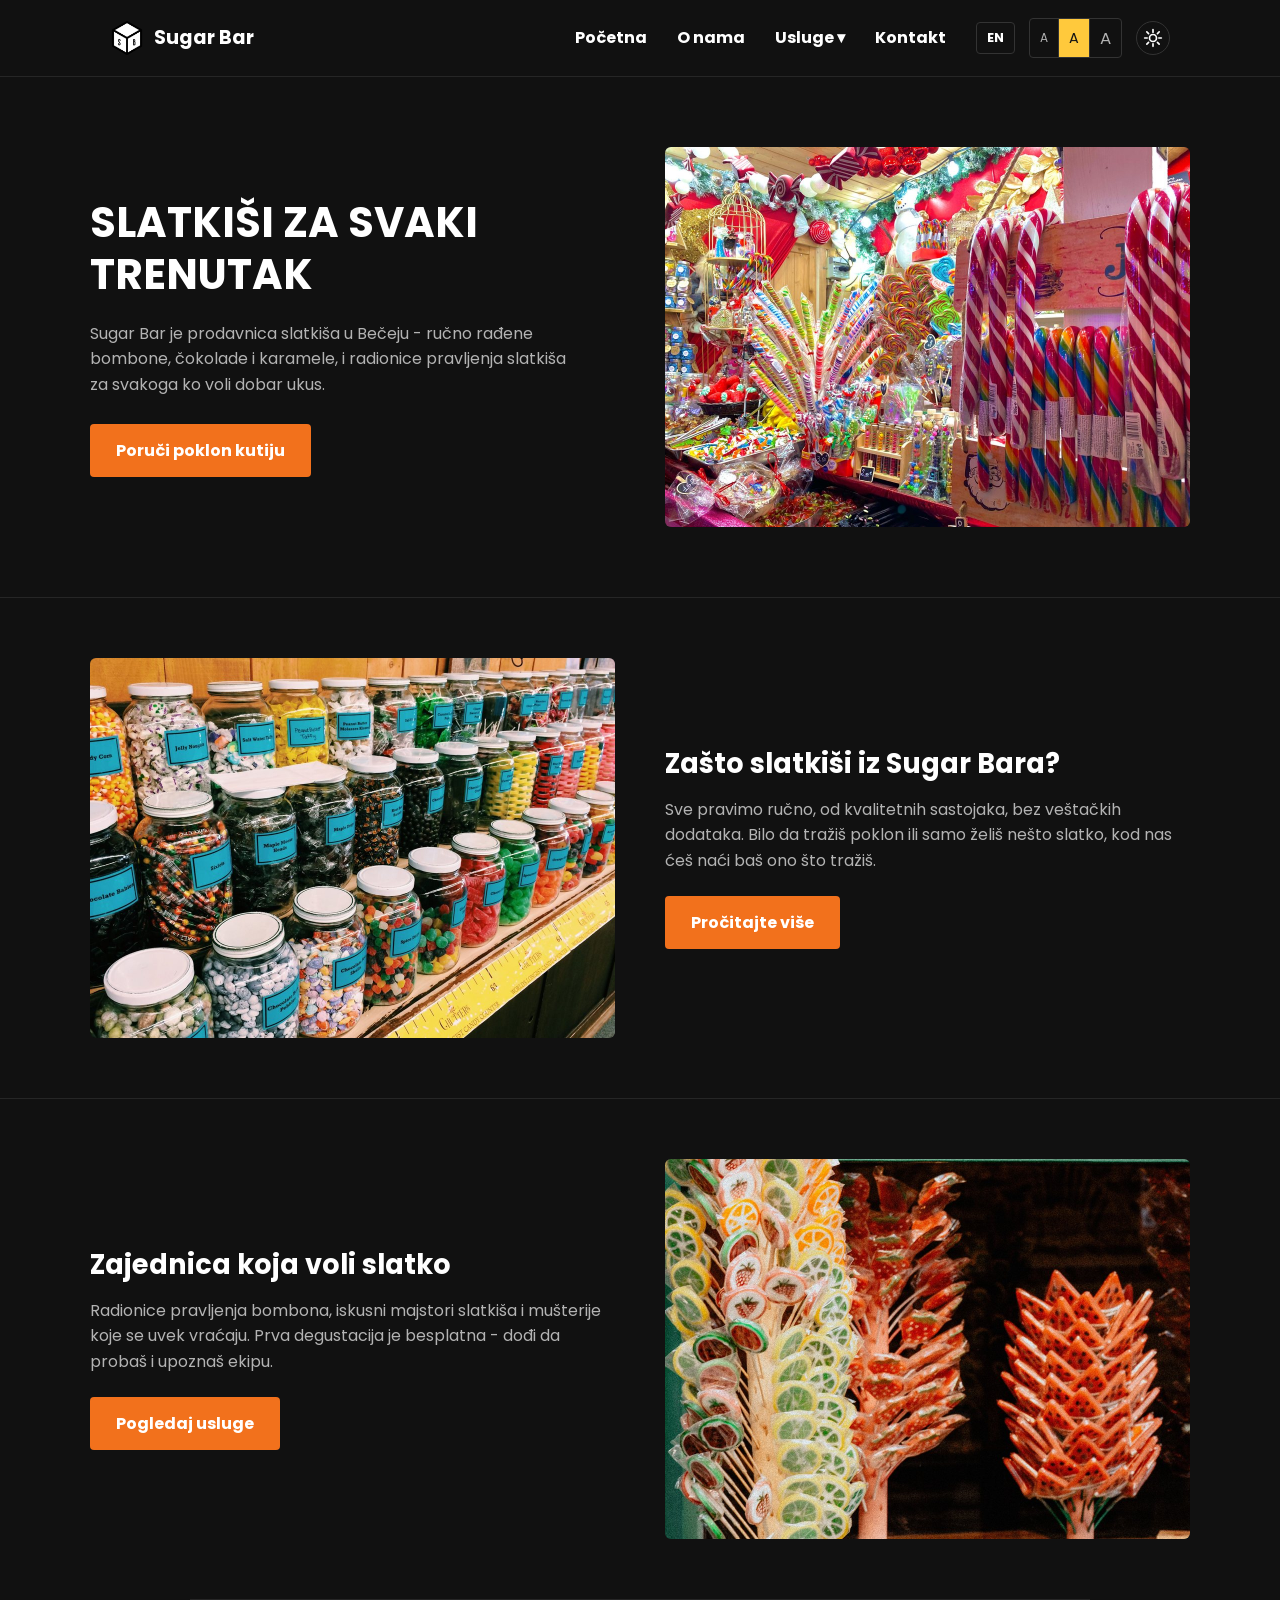
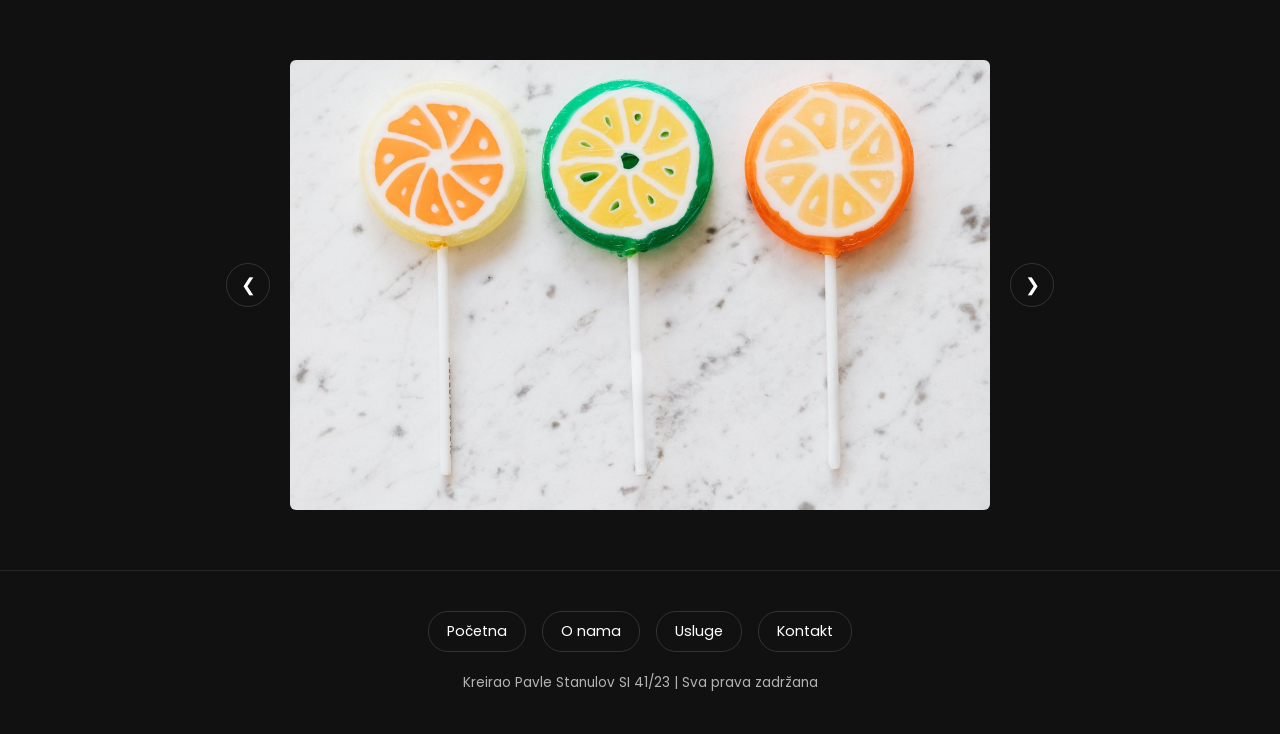
<file: index.html>
<!doctype html>
<html lang="sr">
<head>
  <meta charset="UTF-8">
  <meta name="viewport" content="width=device-width, initial-scale=1">
  <title>Sugar Bar - Prodavnica slatkiša Bečej</title>

  <meta name="description" content="Sugar Bar je prodavnica slatkiša u Bečeju sa bombonama, čokoladama i radionicama pravljenja slatkiša. Poruči poklon kutiju ili rezerviši mesto na radionici već danas.">
  <meta name="keywords" content="prodavnica slatkiša Bečej, Sugar Bar, bombone, čokolade, radionice pravljenja slatkiša">
  <meta name="author" content="Pavle">
  <meta name="robots" content="index, follow">
  <link rel="canonical" href="https://mamatula.github.io/veb-dizajn-seminarski-rad/index.html">

  <meta property="og:type" content="website">
  <meta property="og:title" content="Sugar Bar - Prodavnica slatkiša Bečej">
  <meta property="og:description" content="Sugar Bar je prodavnica slatkiša u Bečeju sa bombonama, čokoladama i radionicama pravljenja slatkiša.">
  <meta property="og:image" content="assets/img/hero-1.jpg">
  <meta property="og:url" content="https://mamatula.github.io/veb-dizajn-seminarski-rad/index.html">
  <meta property="og:locale" content="sr_RS">

  <link rel="icon" type="image/png" sizes="32x32" href="assets/img/icons/favicon-32.png">
  <link rel="icon" type="image/png" sizes="16x16" href="assets/img/icons/favicon-16.png">
  <link rel="apple-touch-icon" href="assets/img/icons/apple-touch-icon.png">

  <link rel="stylesheet" href="assets/css/main.css">
</head>
<body>

  <header>
    <div class="navbar">
      <a href="index.html" class="logo">
        <img src="assets/img/icons/logo-sugarbar.png" width="34" height="34" alt="Sugar Bar logo">
        Sugar Bar
      </a>
      <div class="navbar-desno">
        <ul class="meni">
          <li><a href="index.html" data-prevod="nav_pocetna">Početna</a></li>
          <li><a href="o-nama.html" data-prevod="nav_onama">O nama</a></li>
          <li class="ima-padajuci">
            <a href="usluge.html"><span data-prevod="nav_usluge">Usluge</span> &#9662;</a>
            <ul class="padajuci">
              <li><a href="usluge.html#cenovnik" data-prevod="nav_cenovnik">Cenovnik</a></li>
              <li><a href="usluge.html#casovi" data-prevod="nav_casovi">Radionice</a></li>
            </ul>
          </li>
          <li><a href="kontakt.html" data-prevod="nav_kontakt">Kontakt</a></li>
        </ul>
        <div class="podesavanja">
          <button type="button" class="dugme-jezik" id="dugmeJezik">EN</button>
          <div class="dugmad-slova">
            <button type="button" class="dugme-slovo" data-velicina="malo">A</button>
            <button type="button" class="dugme-slovo dugme-slovo-aktivan" data-velicina="srednje">A</button>
            <button type="button" class="dugme-slovo" data-velicina="veliko">A</button>
          </div>
          <button type="button" class="dugme-tema" id="dugmeTema" aria-label="Promeni temu">
            <svg data-ikona="sunce" viewBox="0 0 24 24" width="20" height="20" aria-hidden="true"><g fill="none" stroke="currentColor" stroke-width="2" stroke-linecap="round"><circle cx="12" cy="12" r="4.2"/><line x1="12" y1="2" x2="12" y2="5"/><line x1="12" y1="19" x2="12" y2="22"/><line x1="2" y1="12" x2="5" y2="12"/><line x1="19" y1="12" x2="22" y2="12"/><line x1="4.6" y1="4.6" x2="6.7" y2="6.7"/><line x1="17.3" y1="17.3" x2="19.4" y2="19.4"/><line x1="4.6" y1="19.4" x2="6.7" y2="17.3"/><line x1="17.3" y1="6.7" x2="19.4" y2="4.6"/></g></svg>
            <svg data-ikona="mesec" viewBox="0 0 24 24" width="20" height="20" aria-hidden="true"><path fill="none" stroke="currentColor" stroke-width="2" stroke-linecap="round" stroke-linejoin="round" d="M20 14.5A8.5 8.5 0 1 1 9.5 4 6.8 6.8 0 0 0 20 14.5Z"/></svg>
          </button>
        </div>
      </div>
    </div>
  </header>

  <section class="baner">
    <div class="baner-sadrzaj">
      <div class="baner-tekst">
        <h1 data-prevod="baner_naslov">Slatkiši za svaki trenutak</h1>
        <p data-prevod="baner_tekst">Sugar Bar je prodavnica slatkiša u Bečeju - ručno rađene bombone, čokolade i karamele, i radionice pravljenja slatkiša za svakoga ko voli dobar ukus.</p>
        <a href="kontakt.html" class="dugme" data-prevod="baner_dugme">Poruči poklon kutiju</a>
      </div>
      <div class="baner-slika">
        <img src="assets/img/hero-1.jpg" alt="Štand sa bombonama i lizalicama u prodavnici Sugar Bar">
      </div>
    </div>
  </section>

  <section class="info">
    <div class="info-sadrzaj">
      <div class="info-slika">
        <img src="assets/img/hero-2.jpg" alt="Vitrina sa teglama bombona u prodavnici Sugar Bar">
      </div>
      <div class="info-tekst">
        <h2 data-prevod="info1_naslov">Zašto slatkiši iz Sugar Bara?</h2>
        <p data-prevod="info1_tekst">Sve pravimo ručno, od kvalitetnih sastojaka, bez veštačkih dodataka. Bilo da tražiš poklon ili samo želiš nešto slatko, kod nas ćeš naći baš ono što tražiš.</p>
        <a href="o-nama.html" class="dugme" data-prevod="info1_dugme">Pročitajte više</a>
      </div>
    </div>
  </section>

  <section class="info info-obrnuto">
    <div class="info-sadrzaj">
      <div class="info-slika">
        <img src="assets/img/hero-3.jpg" alt="Izlog sa lizalicama ispred prodavnice Sugar Bar">
      </div>
      <div class="info-tekst">
        <h2 data-prevod="info2_naslov">Zajednica koja voli slatko</h2>
        <p data-prevod="info2_tekst">Radionice pravljenja bombona, iskusni majstori slatkiša i mušterije koje se uvek vraćaju. Prva degustacija je besplatna - dođi da probaš i upoznaš ekipu.</p>
        <a href="usluge.html" class="dugme" data-prevod="info2_dugme">Pogledaj usluge</a>
      </div>
    </div>
  </section>

  <section class="slajder">
    <button class="slajder-strelica" id="slajderPrethodna" aria-label="Prethodna slika">&#10094;</button>
    <img src="assets/img/galerija/slika-1.jpg" alt="Slika iz prodavnice Sugar Bar" id="slajderSlika">
    <button class="slajder-strelica" id="slajderSledeca" aria-label="Sledeća slika">&#10095;</button>
  </section>

  <footer>
    <ul class="footer-meni">
      <li><a href="index.html" data-prevod="nav_pocetna">Početna</a></li>
      <li><a href="o-nama.html" data-prevod="nav_onama">O nama</a></li>
      <li><a href="usluge.html" data-prevod="nav_usluge">Usluge</a></li>
      <li><a href="kontakt.html" data-prevod="nav_kontakt">Kontakt</a></li>
    </ul>
    <p data-prevod="footer_kreirao">Kreirao Pavle | Sva prava zadržana</p>
  </footer>

  <script src="assets/js/podesavanja.js"></script>
  <script src="assets/js/main.js"></script>
</body>
</html>
</file>
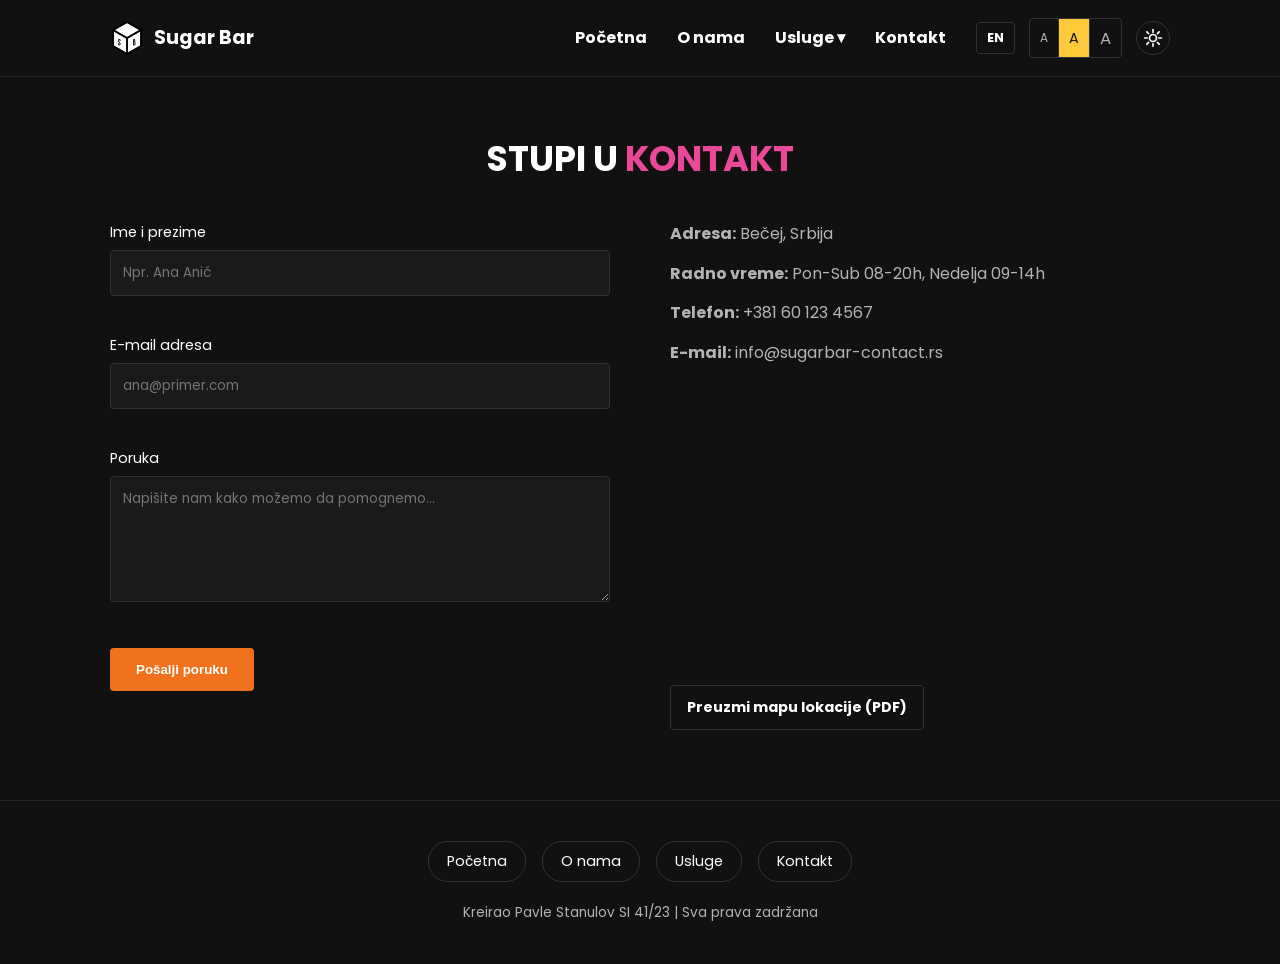
<file: kontakt.html>
<!doctype html>
<html lang="sr">
<head>
  <meta charset="UTF-8">
  <meta name="viewport" content="width=device-width, initial-scale=1">
  <title>Kontakt - Sugar Bar</title>

  <meta name="description" content="Kontaktirajte Sugar Bar prodavnicu slatkiša u Bečeju - adresa, radno vreme, telefon i mapa lokacije.">
  <meta name="keywords" content="kontakt Sugar Bar, adresa prodavnica slatkiša Bečej, radno vreme prodavnica slatkiša">
  <meta name="author" content="Pavle">
  <meta name="robots" content="index, follow">
  <link rel="canonical" href="https://mamatula.github.io/veb-dizajn-seminarski-rad/kontakt.html">

  <meta property="og:type" content="website">
  <meta property="og:title" content="Kontakt - Sugar Bar">
  <meta property="og:description" content="Kontaktirajte Sugar Bar prodavnicu slatkiša u Bečeju - adresa, radno vreme, telefon i mapa lokacije.">
  <meta property="og:image" content="assets/img/hero-1.jpg">
  <meta property="og:url" content="https://mamatula.github.io/veb-dizajn-seminarski-rad/kontakt.html">
  <meta property="og:locale" content="sr_RS">

  <link rel="icon" type="image/png" sizes="32x32" href="assets/img/icons/favicon-32.png">
  <link rel="icon" type="image/png" sizes="16x16" href="assets/img/icons/favicon-16.png">
  <link rel="apple-touch-icon" href="assets/img/icons/apple-touch-icon.png">

  <link rel="stylesheet" href="assets/css/main.css">
</head>
<body>

  <header>
    <div class="navbar">
      <a href="index.html" class="logo">
        <img src="assets/img/icons/logo-sugarbar.png" width="34" height="34" alt="Sugar Bar logo">
        Sugar Bar
      </a>
      <div class="navbar-desno">
        <ul class="meni">
          <li><a href="index.html" data-prevod="nav_pocetna">Početna</a></li>
          <li><a href="o-nama.html" data-prevod="nav_onama">O nama</a></li>
          <li class="ima-padajuci">
            <a href="usluge.html"><span data-prevod="nav_usluge">Usluge</span> &#9662;</a>
            <ul class="padajuci">
              <li><a href="usluge.html#cenovnik" data-prevod="nav_cenovnik">Cenovnik</a></li>
              <li><a href="usluge.html#casovi" data-prevod="nav_casovi">Radionice</a></li>
            </ul>
          </li>
          <li><a href="kontakt.html" data-prevod="nav_kontakt">Kontakt</a></li>
        </ul>
        <div class="podesavanja">
          <button type="button" class="dugme-jezik" id="dugmeJezik">EN</button>
          <div class="dugmad-slova">
            <button type="button" class="dugme-slovo" data-velicina="malo">A</button>
            <button type="button" class="dugme-slovo dugme-slovo-aktivan" data-velicina="srednje">A</button>
            <button type="button" class="dugme-slovo" data-velicina="veliko">A</button>
          </div>
          <button type="button" class="dugme-tema" id="dugmeTema" aria-label="Promeni temu">
            <svg data-ikona="sunce" viewBox="0 0 24 24" width="20" height="20" aria-hidden="true"><g fill="none" stroke="currentColor" stroke-width="2" stroke-linecap="round"><circle cx="12" cy="12" r="4.2"/><line x1="12" y1="2" x2="12" y2="5"/><line x1="12" y1="19" x2="12" y2="22"/><line x1="2" y1="12" x2="5" y2="12"/><line x1="19" y1="12" x2="22" y2="12"/><line x1="4.6" y1="4.6" x2="6.7" y2="6.7"/><line x1="17.3" y1="17.3" x2="19.4" y2="19.4"/><line x1="4.6" y1="19.4" x2="6.7" y2="17.3"/><line x1="17.3" y1="6.7" x2="19.4" y2="4.6"/></g></svg>
            <svg data-ikona="mesec" viewBox="0 0 24 24" width="20" height="20" aria-hidden="true"><path fill="none" stroke="currentColor" stroke-width="2" stroke-linecap="round" stroke-linejoin="round" d="M20 14.5A8.5 8.5 0 1 1 9.5 4 6.8 6.8 0 0 0 20 14.5Z"/></svg>
          </button>
        </div>
      </div>
    </div>
  </header>

  <div class="naslov-stranice">
    <h1 data-prevod="kontakt_naslov">Stupi u <span class="isticanje">kontakt</span></h1>
  </div>

  <div class="kontakt-sadrzaj">
    <form class="forma" novalidate>
      <div class="polje">
        <label for="ime" data-prevod="forma_ime">Ime i prezime</label>
        <input type="text" id="ime" name="ime" placeholder="Npr. Ana Anić" data-prevod-placeholder="forma_ime_placeholder">
        <span class="greska"></span>
      </div>
      <div class="polje">
        <label for="email" data-prevod="forma_email">E-mail adresa</label>
        <input type="email" id="email" name="email" placeholder="ana@primer.com">
        <span class="greska"></span>
      </div>
      <div class="polje">
        <label for="poruka" data-prevod="forma_poruka">Poruka</label>
        <textarea id="poruka" name="poruka" rows="5" placeholder="Napišite nam kako možemo da pomognemo..." data-prevod-placeholder="forma_poruka_placeholder"></textarea>
        <span class="greska"></span>
      </div>
      <button type="submit" class="dugme" data-prevod="forma_dugme">Pošalji poruku</button>
      <p class="poruka-uspeh" id="uspehForma"></p>
    </form>

    <div class="kontakt-info">
      <p data-prevod="info_adresa"><strong>Adresa:</strong> Bečej, Srbija</p>
      <p data-prevod="info_radno"><strong>Radno vreme:</strong> Pon-Sub 08-20h, Nedelja 09-14h</p>
      <p data-prevod="info_telefon"><strong>Telefon:</strong> <a href="tel:+381600000000">+381 60 000 0000</a></p>
      <p data-prevod="info_email"><strong>E-mail:</strong> <a href="mailto:info@sugarbar-primer.rs">info@sugarbar-primer.rs</a></p>
      <div class="mapa">
        <iframe src="https://www.google.com/maps/embed?pb=!1m18!1m12!1m3!1d2790.904568087154!2d20.048133712241963!3d45.612561723406365!2m3!1f0!2f0!3f0!3m2!1i1024!2i768!4f13.1!3m3!1m2!1s0x475b33a35c8fcfdf%3A0x2a182a53cb864554!2zUG9zbGFzdGnEjWFybmljYSDFvWVyYm8gLyBac2VyYsOzIE0gQ3VrcsOhc3pkYQ!5e0!3m2!1sen!2srs!4v1787849215537!5m2!1sen!2srs" loading="lazy" title="Sugar Bar na mapi"></iframe>
      </div>
      <a href="assets/docs/sugarbar-lokacija.pdf" download class="dugme-preuzmi" data-prevod="preuzmi_pdf">Preuzmi mapu lokacije (PDF)</a>
    </div>
  </div>

  <footer>
    <ul class="footer-meni">
      <li><a href="index.html" data-prevod="nav_pocetna">Početna</a></li>
      <li><a href="o-nama.html" data-prevod="nav_onama">O nama</a></li>
      <li><a href="usluge.html" data-prevod="nav_usluge">Usluge</a></li>
      <li><a href="kontakt.html" data-prevod="nav_kontakt">Kontakt</a></li>
    </ul>
    <p data-prevod="footer_kreirao">Kreirao Pavle | Sva prava zadržana</p>
  </footer>

  <script src="assets/js/podesavanja.js"></script>
  <script src="assets/js/validacija.js"></script>
</body>
</html>
</file>
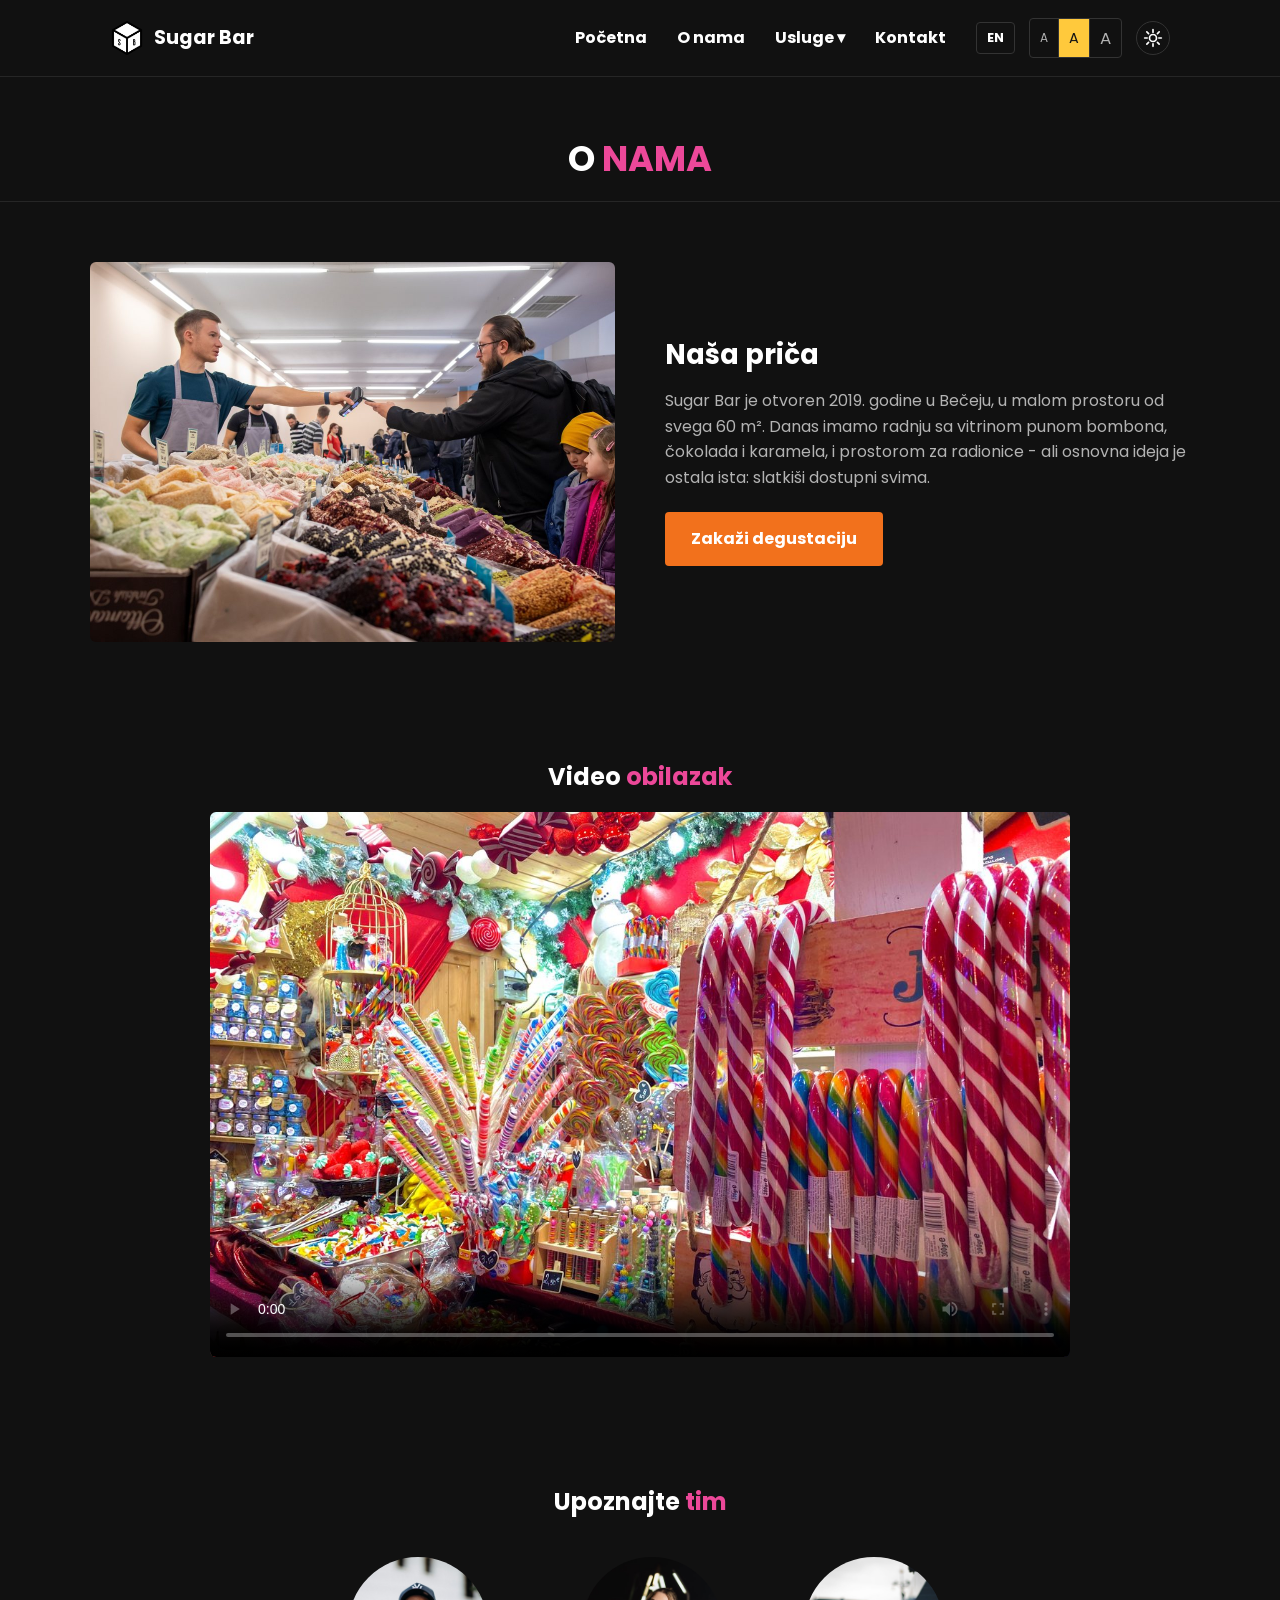
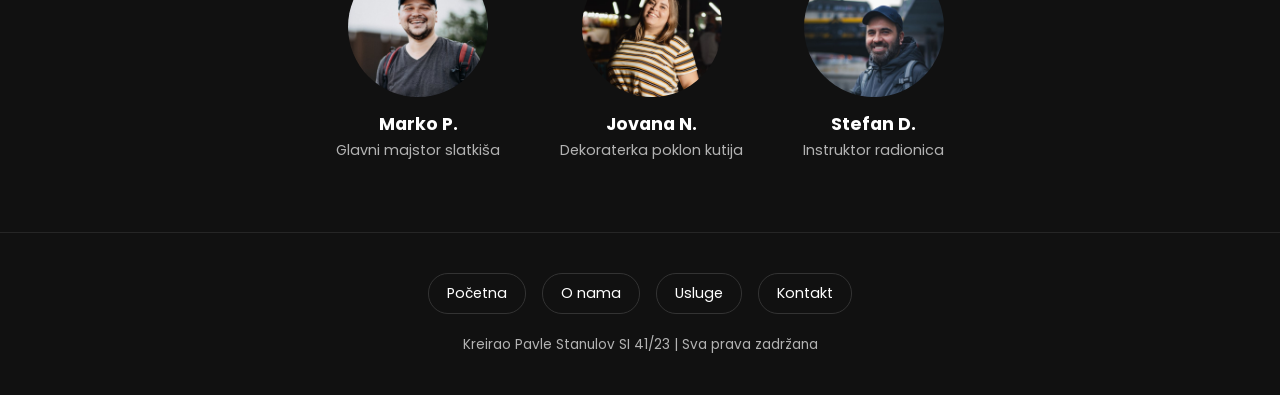
<file: o-nama.html>
<!doctype html>
<html lang="sr">
<head>
  <meta charset="UTF-8">
  <meta name="viewport" content="width=device-width, initial-scale=1">
  <title>O nama - Sugar Bar</title>

  <meta name="description" content="Upoznajte Sugar Bar tim i saznajte više o prodavnici slatkiša u Bečeju - otvorena 2019. godine, sa bombonama i čokoladama.">
  <meta name="keywords" content="o nama Sugar Bar, tim Sugar Bar, majstori slatkiša Bečej, prodavnica slatkiša priča">
  <meta name="author" content="Pavle">
  <meta name="robots" content="index, follow">
  <link rel="canonical" href="https://mamatula.github.io/veb-dizajn-seminarski-rad/o-nama.html">

  <meta property="og:type" content="website">
  <meta property="og:title" content="O nama - Sugar Bar">
  <meta property="og:description" content="Upoznajte Sugar Bar tim i saznajte više o prodavnici slatkiša u Bečeju.">
  <meta property="og:image" content="assets/img/o-nama.jpg">
  <meta property="og:url" content="https://mamatula.github.io/veb-dizajn-seminarski-rad/o-nama.html">
  <meta property="og:locale" content="sr_RS">

  <link rel="icon" type="image/png" sizes="32x32" href="assets/img/icons/favicon-32.png">
  <link rel="icon" type="image/png" sizes="16x16" href="assets/img/icons/favicon-16.png">
  <link rel="apple-touch-icon" href="assets/img/icons/apple-touch-icon.png">

  <link rel="stylesheet" href="assets/css/main.css">
</head>
<body>

  <header>
    <div class="navbar">
      <a href="index.html" class="logo">
        <img src="assets/img/icons/logo-sugarbar.png" width="34" height="34" alt="Sugar Bar logo">
        Sugar Bar
      </a>
      <div class="navbar-desno">
        <ul class="meni">
          <li><a href="index.html" data-prevod="nav_pocetna">Početna</a></li>
          <li><a href="o-nama.html" data-prevod="nav_onama">O nama</a></li>
          <li class="ima-padajuci">
            <a href="usluge.html"><span data-prevod="nav_usluge">Usluge</span> &#9662;</a>
            <ul class="padajuci">
              <li><a href="usluge.html#cenovnik" data-prevod="nav_cenovnik">Cenovnik</a></li>
              <li><a href="usluge.html#casovi" data-prevod="nav_casovi">Radionice</a></li>
            </ul>
          </li>
          <li><a href="kontakt.html" data-prevod="nav_kontakt">Kontakt</a></li>
        </ul>
        <div class="podesavanja">
          <button type="button" class="dugme-jezik" id="dugmeJezik">EN</button>
          <div class="dugmad-slova">
            <button type="button" class="dugme-slovo" data-velicina="malo">A</button>
            <button type="button" class="dugme-slovo dugme-slovo-aktivan" data-velicina="srednje">A</button>
            <button type="button" class="dugme-slovo" data-velicina="veliko">A</button>
          </div>
          <button type="button" class="dugme-tema" id="dugmeTema" aria-label="Promeni temu">
            <svg data-ikona="sunce" viewBox="0 0 24 24" width="20" height="20" aria-hidden="true"><g fill="none" stroke="currentColor" stroke-width="2" stroke-linecap="round"><circle cx="12" cy="12" r="4.2"/><line x1="12" y1="2" x2="12" y2="5"/><line x1="12" y1="19" x2="12" y2="22"/><line x1="2" y1="12" x2="5" y2="12"/><line x1="19" y1="12" x2="22" y2="12"/><line x1="4.6" y1="4.6" x2="6.7" y2="6.7"/><line x1="17.3" y1="17.3" x2="19.4" y2="19.4"/><line x1="4.6" y1="19.4" x2="6.7" y2="17.3"/><line x1="17.3" y1="6.7" x2="19.4" y2="4.6"/></g></svg>
            <svg data-ikona="mesec" viewBox="0 0 24 24" width="20" height="20" aria-hidden="true"><path fill="none" stroke="currentColor" stroke-width="2" stroke-linecap="round" stroke-linejoin="round" d="M20 14.5A8.5 8.5 0 1 1 9.5 4 6.8 6.8 0 0 0 20 14.5Z"/></svg>
          </button>
        </div>
      </div>
    </div>
  </header>

  <div class="naslov-stranice">
    <h1 data-prevod="onama_naslov">O <span class="isticanje">nama</span></h1>
  </div>

  <section class="info">
    <div class="info-sadrzaj">
      <div class="info-slika">
        <img src="assets/img/o-nama.jpg" alt="Mušterija plaća karticom na tezgi u prodavnici Sugar Bar">
      </div>
      <div class="info-tekst">
        <h2 data-prevod="prica_naslov">Naša priča</h2>
        <p data-prevod="prica_tekst">Sugar Bar je otvoren 2019. godine u Bečeju, u malom prostoru od svega 60 m². Danas imamo radnju sa vitrinom punom bombona, čokolada i karamela, i prostorom za radionice - ali osnovna ideja je ostala ista: slatkiši dostupni svima.</p>
        <a href="kontakt.html" class="dugme" data-prevod="prica_dugme">Zakaži degustaciju</a>
      </div>
    </div>
  </section>

  <div class="naslov-stranice">
    <h2 data-prevod="video_naslov">Video <span class="isticanje">obilazak</span></h2>
  </div>

  <div class="video-sadrzaj">
    <video controls poster="assets/img/hero-1.jpg">
      <source src="assets/video/sugarbar-video.mp4" type="video/mp4">
    </video>
  </div>

  <div class="naslov-stranice">
    <h2 data-prevod="tim_naslov">Upoznajte <span class="isticanje">tim</span></h2>
  </div>

  <div class="tim">
    <div class="tim-clan">
      <img src="assets/img/tim/clan-1.jpg" alt="Marko P.">
      <h3>Marko P.</h3>
      <p data-prevod="clan1_uloga">Glavni majstor slatkiša</p>
    </div>
    <div class="tim-clan">
      <img src="assets/img/tim/clan-2.jpg" alt="Jovana N.">
      <h3>Jovana N.</h3>
      <p data-prevod="clan2_uloga">Dekoraterka poklon kutija</p>
    </div>
    <div class="tim-clan">
      <img src="assets/img/tim/clan-3.jpg" alt="Stefan D.">
      <h3>Stefan D.</h3>
      <p data-prevod="clan3_uloga">Instruktor radionica</p>
    </div>
  </div>

  <footer>
    <ul class="footer-meni">
      <li><a href="index.html" data-prevod="nav_pocetna">Početna</a></li>
      <li><a href="o-nama.html" data-prevod="nav_onama">O nama</a></li>
      <li><a href="usluge.html" data-prevod="nav_usluge">Usluge</a></li>
      <li><a href="kontakt.html" data-prevod="nav_kontakt">Kontakt</a></li>
    </ul>
    <p data-prevod="footer_kreirao">Kreirao Pavle | Sva prava zadržana</p>
  </footer>

  <script src="assets/js/podesavanja.js"></script>
</body>
</html>
</file>
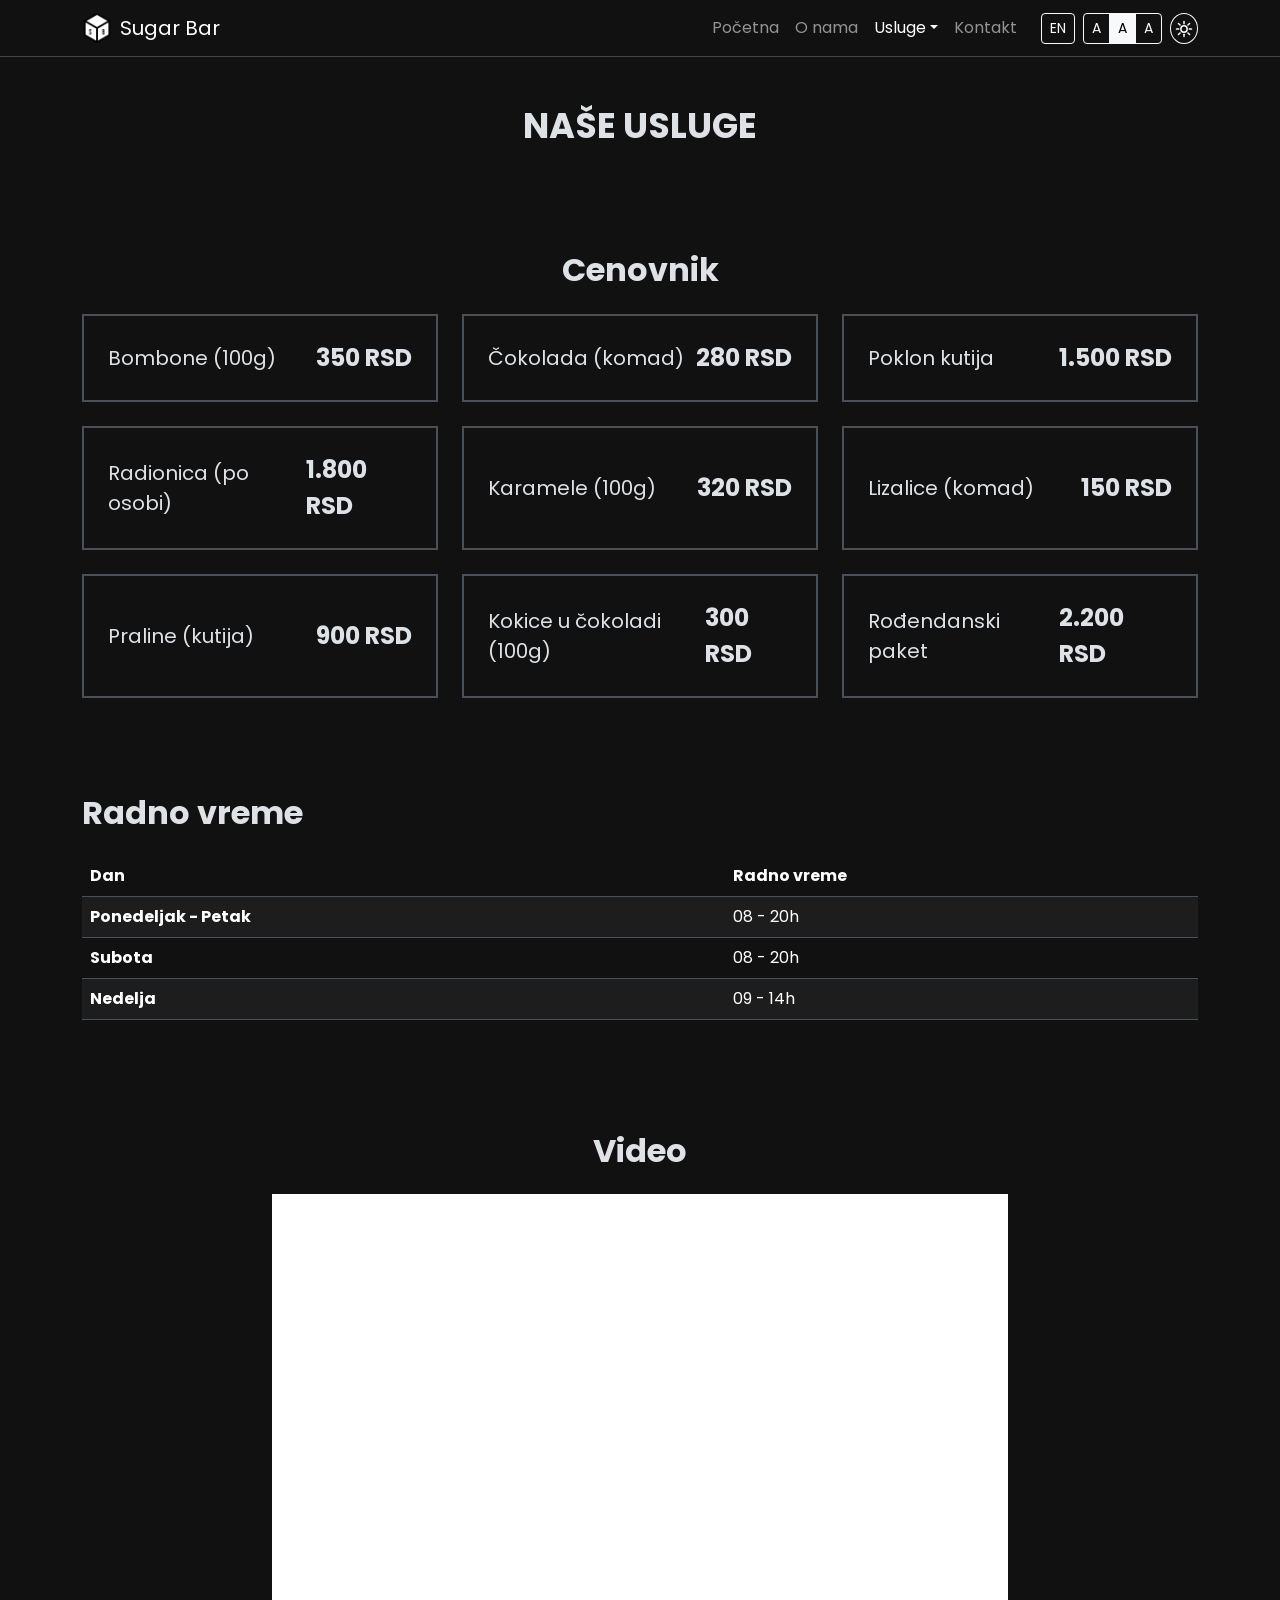
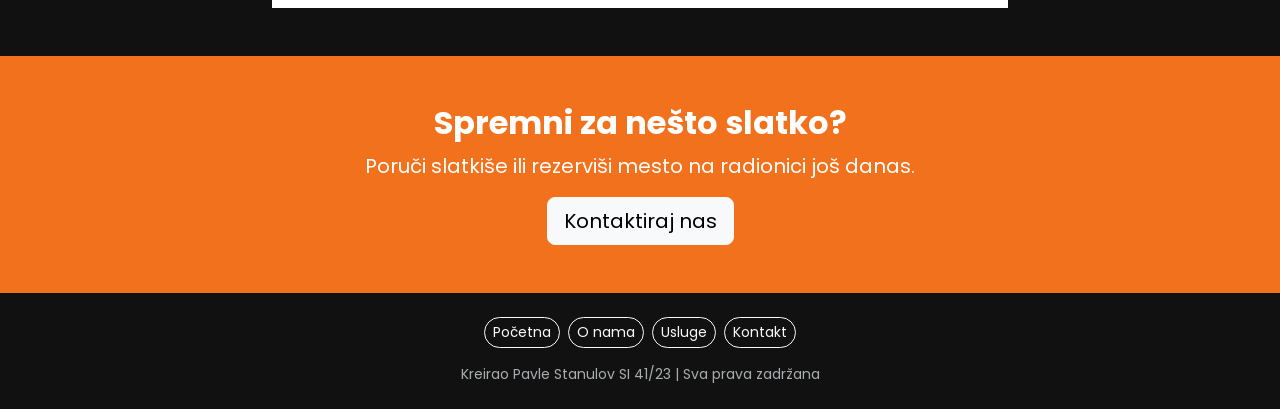
<file: usluge.html>
<!doctype html>
<html lang="sr" data-bs-theme="dark">
<head>
  <meta charset="UTF-8">
  <meta name="viewport" content="width=device-width, initial-scale=1">
  <title>Usluge - Sugar Bar</title>

  <meta name="description" content="Pregledajte cenovnik i radno vreme prodavnice Sugar Bar - bombone, čokolade i radionice pravljenja slatkiša.">
  <meta name="keywords" content="cenovnik prodavnice slatkiša, radno vreme Sugar Bar, cene slatkiša Sugar Bar, radionice pravljenja bombona">
  <meta name="author" content="Pavle">
  <meta name="robots" content="index, follow">
  <link rel="canonical" href="https://mamatula.github.io/veb-dizajn-seminarski-rad/usluge.html">

  <meta property="og:type" content="website">
  <meta property="og:title" content="Usluge - Sugar Bar">
  <meta property="og:description" content="Pregledajte cenovnik i radno vreme prodavnice Sugar Bar.">
  <meta property="og:image" content="assets/img/hero-3.jpg">
  <meta property="og:url" content="https://mamatula.github.io/veb-dizajn-seminarski-rad/usluge.html">
  <meta property="og:locale" content="sr_RS">

  <link rel="icon" type="image/png" sizes="32x32" href="assets/img/icons/favicon-32.png">
  <link rel="icon" type="image/png" sizes="16x16" href="assets/img/icons/favicon-16.png">
  <link rel="apple-touch-icon" href="assets/img/icons/apple-touch-icon.png">

  <link rel="stylesheet" href="vendor/bootstrap/css/bootstrap.min.css">
  <style>

    @font-face{
      font-family:"Poppins";
      src:url("assets/fonts/Poppins-Regular.woff") format("woff");
      font-weight:400;
    }
    @font-face{
      font-family:"Poppins";
      src:url("assets/fonts/Poppins-Bold.woff") format("woff");
      font-weight:700;
    }
    :root{
      --bs-body-font-family:"Poppins",Arial,sans-serif;
      --bs-primary:#f2711c;
      --bs-primary-rgb:242,113,28;
      --bs-link-color:#f2711c;
      --bs-link-hover-color:#d35d0e;
    }



    [data-bs-theme="dark"]{
      --bs-body-bg:#111111;
      --bs-dark-rgb:17,17,17;
      --bs-tertiary-bg:#1a1a1a;
    }
    [data-bs-theme="light"]{
      --bs-body-bg:#f4f4f4;
      --bs-tertiary-bg:#e9e9e9;
    }
    .btn-primary{
      --bs-btn-bg:var(--bs-primary);
      --bs-btn-border-color:var(--bs-primary);
      --bs-btn-hover-bg:#d35d0e;
      --bs-btn-hover-border-color:#d35d0e;
    }
    .btn-outline-primary{
      --bs-btn-color:var(--bs-primary);
      --bs-btn-border-color:var(--bs-primary);
      --bs-btn-hover-bg:var(--bs-primary);
      --bs-btn-hover-border-color:var(--bs-primary);
    }



    .border{
      transition:border-color 0.2s, box-shadow 0.2s, transform 0.2s;
    }
    .border:hover{
      border-color:var(--bs-primary) !important;
      box-shadow:0 0 14px rgba(236, 72, 153, 0.45), 0 0 26px rgba(255, 201, 60, 0.35);
      transform:scale(1.02);
    }


    .btn{
      transition:transform 0.15s, background-color 0.15s, border-color 0.15s, color 0.15s, box-shadow 0.15s;
    }
    .btn:hover{
      transform:scale(1.06);
    }



    .text-center.py-5 h1{
      font-size:2.2rem;
    }

    
    #dugmeTema svg[data-ikona="mesec"]{
      display:none;
    }
    [data-bs-theme="light"] #dugmeTema svg[data-ikona="sunce"]{
      display:none;
    }
    [data-bs-theme="light"] #dugmeTema svg[data-ikona="mesec"]{
      display:block;
    }
  </style>
</head>
<body>

  <nav class="navbar navbar-expand-lg navbar-dark bg-dark border-bottom border-secondary-subtle" data-bs-theme="dark">
    <div class="container">
      <a class="navbar-brand d-flex align-items-center gap-2" href="index.html">
        <img src="assets/img/icons/logo-sugarbar.png" width="30" height="30" alt="Sugar Bar logo">
        Sugar Bar
      </a>
      <button class="navbar-toggler" type="button" data-bs-toggle="collapse" data-bs-target="#glavniMeni">
        <span class="navbar-toggler-icon"></span>
      </button>
      <div class="collapse navbar-collapse" id="glavniMeni">
        <ul class="navbar-nav ms-auto align-items-lg-center">
          <li class="nav-item"><a class="nav-link" href="index.html" data-prevod="nav_pocetna">Početna</a></li>
          <li class="nav-item"><a class="nav-link" href="o-nama.html" data-prevod="nav_onama">O nama</a></li>
          <li class="nav-item dropdown">
            <a class="nav-link dropdown-toggle active" href="usluge.html" role="button" data-bs-toggle="dropdown" data-prevod="nav_usluge">Usluge</a>
            <ul class="dropdown-menu dropdown-menu-dark">
              <li><a class="dropdown-item" href="#cenovnik" data-prevod="nav_cenovnik">Cenovnik</a></li>
              <li><a class="dropdown-item" href="#casovi" data-prevod="nav_casovi">Radionice</a></li>
            </ul>
          </li>
          <li class="nav-item"><a class="nav-link" href="kontakt.html" data-prevod="nav_kontakt">Kontakt</a></li>
          <li class="nav-item d-flex align-items-center gap-2 mt-3 mt-lg-0 ms-lg-3">
            <button type="button" class="btn btn-sm btn-outline-light" id="dugmeJezik">EN</button>
            <div class="btn-group btn-group-sm" role="group">
              <button type="button" class="btn btn-outline-light" data-velicina="malo">A</button>
              <button type="button" class="btn btn-outline-light active" data-velicina="srednje">A</button>
              <button type="button" class="btn btn-outline-light" data-velicina="veliko">A</button>
            </div>
            <button type="button" class="btn btn-sm btn-outline-light rounded-circle p-1" id="dugmeTema" aria-label="Promeni temu">
              <svg data-ikona="sunce" viewBox="0 0 24 24" width="18" height="18" aria-hidden="true"><g fill="none" stroke="currentColor" stroke-width="2" stroke-linecap="round"><circle cx="12" cy="12" r="4.2"/><line x1="12" y1="2" x2="12" y2="5"/><line x1="12" y1="19" x2="12" y2="22"/><line x1="2" y1="12" x2="5" y2="12"/><line x1="19" y1="12" x2="22" y2="12"/><line x1="4.6" y1="4.6" x2="6.7" y2="6.7"/><line x1="17.3" y1="17.3" x2="19.4" y2="19.4"/><line x1="4.6" y1="19.4" x2="6.7" y2="17.3"/><line x1="17.3" y1="6.7" x2="19.4" y2="4.6"/></g></svg>
              <svg data-ikona="mesec" viewBox="0 0 24 24" width="18" height="18" aria-hidden="true"><path fill="none" stroke="currentColor" stroke-width="2" stroke-linecap="round" stroke-linejoin="round" d="M20 14.5A8.5 8.5 0 1 1 9.5 4 6.8 6.8 0 0 0 20 14.5Z"/></svg>
            </button>
          </li>
        </ul>
      </div>
    </div>
  </nav>

  <div class="text-center py-5">
    <div class="container">
      <h1 class="fw-bold text-uppercase" data-prevod="usluge_naslov">Naše usluge</h1>
    </div>
  </div>

  <section id="cenovnik" class="container py-5">
    <h2 class="fw-bold mb-4 text-center" data-prevod="nav_cenovnik">Cenovnik</h2>

    <div class="row g-4">
      <div class="col-md-4">
        <div class="border border-2 p-4 h-100 d-flex justify-content-between align-items-center">
          <span class="fs-5" data-prevod="stavka_standard">Bombone (100g)</span>
          <span class="fs-4 fw-bold">350 RSD</span>
        </div>
      </div>
      <div class="col-md-4">
        <div class="border border-2 p-4 h-100 d-flex justify-content-between align-items-center">
          <span class="fs-5" data-prevod="stavka_vikend">Čokolada (komad)</span>
          <span class="fs-4 fw-bold">280 RSD</span>
        </div>
      </div>
      <div class="col-md-4">
        <div class="border border-2 p-4 h-100 d-flex justify-content-between align-items-center">
          <span class="fs-5" data-prevod="stavka_dnevno">Poklon kutija</span>
          <span class="fs-4 fw-bold">1.500 RSD</span>
        </div>
      </div>
      <div class="col-md-4">
        <div class="border border-2 p-4 h-100 d-flex justify-content-between align-items-center">
          <span class="fs-5" data-prevod="stavka_studentska">Radionica (po osobi)</span>
          <span class="fs-4 fw-bold">1.800 RSD</span>
        </div>
      </div>
      <div class="col-md-4">
        <div class="border border-2 p-4 h-100 d-flex justify-content-between align-items-center">
          <span class="fs-5" data-prevod="stavka_karamele">Karamele (100g)</span>
          <span class="fs-4 fw-bold">320 RSD</span>
        </div>
      </div>
      <div class="col-md-4">
        <div class="border border-2 p-4 h-100 d-flex justify-content-between align-items-center">
          <span class="fs-5" data-prevod="stavka_lizalice">Lizalice (komad)</span>
          <span class="fs-4 fw-bold">150 RSD</span>
        </div>
      </div>
      <div class="col-md-4">
        <div class="border border-2 p-4 h-100 d-flex justify-content-between align-items-center">
          <span class="fs-5" data-prevod="stavka_praline">Praline (kutija)</span>
          <span class="fs-4 fw-bold">900 RSD</span>
        </div>
      </div>
      <div class="col-md-4">
        <div class="border border-2 p-4 h-100 d-flex justify-content-between align-items-center">
          <span class="fs-5" data-prevod="stavka_kokice">Kokice u čokoladi (100g)</span>
          <span class="fs-4 fw-bold">300 RSD</span>
        </div>
      </div>
      <div class="col-md-4">
        <div class="border border-2 p-4 h-100 d-flex justify-content-between align-items-center">
          <span class="fs-5" data-prevod="stavka_rodjendan">Rođendanski paket</span>
          <span class="fs-4 fw-bold">2.200 RSD</span>
        </div>
      </div>
    </div>
  </section>

  <section id="casovi" class="container py-5">
    <h2 class="fw-bold mb-4" data-prevod="casovi_naslov">Radno vreme</h2>
    <div class="table-responsive">
      <table class="table table-striped align-middle">
        <thead>
          <tr>
            <th scope="col" data-prevod="tabela_dan">Dan</th>
            <th scope="col" data-prevod="tabela_radno_vreme">Radno vreme</th>
          </tr>
        </thead>
        <tbody>
          <tr>
            <th scope="row" data-prevod="dan_radnim">Ponedeljak - Petak</th>
            <td>08 - 20h</td>
          </tr>
          <tr>
            <th scope="row" data-prevod="dan_subota">Subota</th>
            <td>08 - 20h</td>
          </tr>
          <tr>
            <th scope="row" data-prevod="dan_nedelja">Nedelja</th>
            <td>09 - 14h</td>
          </tr>
        </tbody>
      </table>
    </div>
  </section>

  <section class="container py-5">
    <div class="row justify-content-center">
      <div class="col-lg-8">
        <h2 class="fw-bold mb-4 text-center" data-prevod="primer_casa_naslov">Video snimak</h2>
        <div class="ratio ratio-16x9">
          <iframe width="560" height="315" src="https://www.youtube.com/embed/Xt4M0kwYMrU?si=KORY8oeFqsw0XqK3" title="YouTube video player" frameborder="0" allow="accelerometer; autoplay; clipboard-write; encrypted-media; gyroscope; picture-in-picture; web-share" referrerpolicy="strict-origin-when-cross-origin" allowfullscreen></iframe>
        </div>
      </div>
    </div>
  </section>

  <div class="bg-primary text-white text-center py-5">
    <div class="container">
      <h2 class="fw-bold" data-prevod="cta_naslov">Spremni za nešto slatko?</h2>
      <p class="lead" data-prevod="cta_tekst">Poruči slatkiše ili rezerviši mesto na radionici još danas.</p>
      <a href="kontakt.html" class="btn btn-light btn-lg" data-prevod="cta_dugme">Kontaktiraj nas</a>
    </div>
  </div>

  <footer class="bg-dark py-4 mt-auto" data-bs-theme="dark">
    <div class="container d-flex flex-column align-items-center gap-3">
      <div class="d-flex gap-2 flex-wrap justify-content-center">
        <a href="index.html" class="btn btn-outline-light btn-sm rounded-pill" data-prevod="nav_pocetna">Početna</a>
        <a href="o-nama.html" class="btn btn-outline-light btn-sm rounded-pill" data-prevod="nav_onama">O nama</a>
        <a href="usluge.html" class="btn btn-outline-light btn-sm rounded-pill" data-prevod="nav_usluge">Usluge</a>
        <a href="kontakt.html" class="btn btn-outline-light btn-sm rounded-pill" data-prevod="nav_kontakt">Kontakt</a>
      </div>
      <p class="text-body-secondary small mb-0" data-prevod="footer_kreirao">Kreirao Pavle | Sva prava zadržana</p>
    </div>
  </footer>

  <script src="vendor/bootstrap/js/bootstrap.bundle.min.js"></script>
  <script src="assets/js/podesavanja.js"></script>
</body>
</html>
</file>
<file: assets/css/main.css>
@font-face{
  font-family:"Poppins";
  src:url("../fonts/Poppins-Regular.woff") format("woff");
  font-weight:400;
}
@font-face{
  font-family:"Poppins";
  src:url("../fonts/Poppins-Bold.woff") format("woff");
  font-weight:700;
}

:root{
  --bg:#111111;
  --tekst:#ffffff;
  --siva:#b3b3b3;
  --akcenat:#f2711c;
  --akcenat2:#ec4899;
  --akcenat3:#ffc93c;
  --linija:#262626;
  --ivica:#333333;
  --panel:#1a1a1a;
}

/* svetla tema */
:root[data-tema="light"]{
  --bg:#f4f4f4;
  --tekst:#141414;
  --siva:#555555;
  --linija:#dddddd;
  --ivica:#cccccc;
  --panel:#ffffff;
}

*{
  margin:0;
  padding:0;
  box-sizing:border-box;
}

body{
  font-family:"Poppins", Arial, sans-serif;
  background:var(--bg);
  color:var(--tekst);
  line-height:1.6;
}

img{
  max-width:100%;
  display:block;
}

a{
  color:inherit;
  text-decoration:none;
}

h1, h2, h3{
  line-height:1.25;
}

.container{
  max-width:1100px;
  margin:0 auto;
  padding:0 20px;
}

.dugme{
  display:inline-block;
  background:var(--akcenat);
  color:#fff;
  padding:14px 26px;
  border-radius:4px;
  font-weight:700;
  border:none;
  cursor:pointer;
  transition:background 0.2s, transform 0.2s;
}

.dugme:hover{
  background:#d35d0e;
  transform:scale(1.06);
}

/* header i nav */

header{
  border-bottom:1px solid var(--linija);
}

.navbar{
  display:flex;
  align-items:center;
  justify-content:space-between;
  padding:18px 20px;
  max-width:1100px;
  margin:0 auto;
  flex-wrap:wrap;
  gap:14px;
}

.logo{
  display:flex;
  align-items:center;
  gap:10px;
  font-weight:700;
  font-size:1.2rem;
}

.navbar-desno{
  display:flex;
  align-items:center;
  gap:30px;
  flex-wrap:wrap;
}

.meni{
  display:flex;
  gap:30px;
  list-style:none;
}

.meni a{
  font-weight:600;
}

.meni a:hover{
  color:var(--akcenat);
}

/* dropdown meni ispod usluge */

.ima-padajuci{
  position:relative;
}

.padajuci{
  display:none;
  position:absolute;
  top:100%;
  left:0;
  background:var(--panel);
  border:1px solid var(--ivica);
  border-radius:4px;
  padding:8px;
  min-width:180px;
  z-index:10;
}

.padajuci li{
  list-style:none;
}

.padajuci a{
  display:block;
  padding:8px 12px;
  font-size:0.9rem;
  white-space:nowrap;
}

.ima-padajuci:hover .padajuci{
  display:block;
}

/* settingz */

.podesavanja{
  display:flex;
  align-items:center;
  gap:14px;
}

.dugme-jezik{
  background:none;
  border:1px solid var(--ivica);
  color:var(--tekst);
  border-radius:4px;
  padding:6px 10px;
  font-size:0.8rem;
  font-weight:700;
  font-family:inherit;
  cursor:pointer;
}

.dugme-jezik:hover{
  border-color:var(--akcenat);
  color:var(--akcenat);
}

.dugmad-slova{
  display:flex;
  border:1px solid var(--ivica);
  border-radius:4px;
  overflow:hidden;
}

.dugme-slovo{
  background:none;
  border:none;
  border-right:1px solid var(--ivica);
  color:var(--siva);
  padding:6px 10px;
  cursor:pointer;
  font-family:inherit;
}

.dugme-slovo:last-child{
  border-right:none;
}

.dugme-slovo[data-velicina="malo"]{
  font-size:0.75rem;
}

.dugme-slovo[data-velicina="srednje"]{
  font-size:0.9rem;
}

.dugme-slovo[data-velicina="veliko"]{
  font-size:1.05rem;
}

.dugme-slovo:hover{
  color:var(--tekst);
}

.dugme-slovo-aktivan{
  background:var(--akcenat3);
  color:#141414;
}

.dugme-tema{
  background:none;
  border:1px solid var(--ivica);
  border-radius:50%;
  width:34px;
  height:34px;
  display:flex;
  align-items:center;
  justify-content:center;
  color:var(--tekst);
  cursor:pointer;
  flex-shrink:0;
}

.dugme-tema:hover{
  border-color:var(--akcenat);
  color:var(--akcenat);
}

.dugme-tema svg[data-ikona="mesec"]{
  display:none;
}

:root[data-tema="light"] .dugme-tema svg[data-ikona="sunce"]{
  display:none;
}

:root[data-tema="light"] .dugme-tema svg[data-ikona="mesec"]{
  display:block;
}

@media (max-width:700px){
  .navbar{
    flex-direction:column;
    gap:14px;
  }
  .navbar-desno{
    flex-direction:column;
    gap:14px;
  }
  .meni{
    gap:18px;
    flex-wrap:wrap;
    justify-content:center;
  }
}

/* baner */

.baner{
  padding:70px 20px;
}

.baner-sadrzaj{
  max-width:1100px;
  margin:0 auto;
  display:flex;
  align-items:center;
  gap:50px;
}

.baner-tekst{
  flex:1;
}

.baner-tekst h1{
  font-size:2.6rem;
  text-transform:uppercase;
  margin-bottom:20px;
}

.baner-tekst p{
  color:var(--siva);
  margin-bottom:26px;
  max-width:480px;
}

.baner-slika{
  flex:1;
}

.baner-slika img{
  width:100%;
  height:380px;
  border-radius:6px;
  object-fit:cover;
  transition:transform 0.3s;
}

.baner-slika img:hover{
  transform:scale(1.05);
}

@media (max-width:800px){
  .baner-sadrzaj{
    flex-direction:column;
  }
  .baner-tekst h1{
    font-size:2rem;
  }
}

/* info sekcija */

.info{
  padding:60px 20px;
  border-top:1px solid var(--linija);
}

.info-sadrzaj{
  max-width:1100px;
  margin:0 auto;
  display:flex;
  align-items:center;
  gap:50px;
}

.info-obrnuto .info-sadrzaj{
  flex-direction:row-reverse;
}

.info-slika, .info-tekst{
  flex:1;
}

.info-slika img{
  width:100%;
  height:380px;
  border-radius:6px;
  object-fit:cover;
  transition:transform 0.3s;
}

.info-slika img:hover{
  transform:scale(1.05);
}

.info-tekst h2{
  font-size:1.7rem;
  margin-bottom:16px;
}

.info-tekst p{
  color:var(--siva);
  margin-bottom:22px;
}

@media (max-width:800px){
  .info-sadrzaj, .info-obrnuto .info-sadrzaj{
    flex-direction:column;
  }
}

/* footer */

footer{
  border-top:1px solid var(--linija);
  padding:40px 20px;
  text-align:center;
}

.footer-meni{
  display:flex;
  justify-content:center;
  gap:16px;
  list-style:none;
  flex-wrap:wrap;
  margin-bottom:20px;
}

.footer-meni a{
  display:inline-block;
  border:1px solid var(--ivica);
  border-radius:20px;
  padding:8px 18px;
  font-size:0.9rem;
}

.footer-meni a:hover{
  border-color:var(--akcenat);
  color:var(--akcenat);
}

footer p{
  color:var(--siva);
  font-size:0.85rem;
}

/* naslov stranice- */

.naslov-stranice{
  text-align:center;
  padding:60px 20px 20px;
}

.naslov-stranice h1{
  font-size:2.2rem;
  text-transform:uppercase;
}

.isticanje{
  color:var(--akcenat2);
}

/* video */

.video-sadrzaj{
  max-width:900px;
  margin:0 auto;
  padding:0 20px 70px;
}

.video-sadrzaj video{
  width:100%;
  border-radius:6px;
  display:block;
}

/* team */

.tim{
  max-width:1100px;
  margin:0 auto;
  padding:20px 20px 70px;
  display:flex;
  justify-content:center;
  gap:60px;
  flex-wrap:wrap;
  text-align:center;
}

.tim-clan img{
  width:140px;
  height:140px;
  border-radius:50%;
  object-fit:cover;
  margin:0 auto 16px;
  transition:transform 0.3s;
}

.tim-clan img:hover{
  transform:scale(1.08);
}

.tim-clan h3{
  font-size:1.1rem;
  margin-bottom:4px;
}

.tim-clan p{
  color:var(--siva);
  font-size:0.9rem;
}

/* cenovnik */

.cenovnik{
  max-width:800px;
  margin:0 auto;
  padding:20px 20px 70px;
}

.stavka{
  display:flex;
  justify-content:space-between;
  align-items:center;
  gap:20px;
  padding:20px 0;
  border-bottom:1px solid #262626;
}

.stavka h3{
  font-size:1.1rem;
  margin-bottom:6px;
}

.stavka p{
  color:var(--siva);
  font-size:0.9rem;
}

.stavka span{
  font-weight:700;
  font-size:1.2rem;
  white-space:nowrap;
}

/* contact */

.kontakt-sadrzaj{
  max-width:1100px;
  margin:0 auto;
  padding:20px 20px 70px;
  display:flex;
  gap:60px;
  flex-wrap:wrap;
}

.forma{
  flex:1;
  min-width:280px;
}

.polje{
  margin-bottom:18px;
}

.polje label{
  display:block;
  margin-bottom:6px;
  font-size:0.9rem;
}

.polje input,
.polje textarea{
  width:100%;
  padding:12px;
  background:var(--panel);
  border:1px solid var(--ivica);
  border-radius:4px;
  color:var(--tekst);
  font-family:inherit;
}

.polje textarea{
  resize:vertical;
}

.polje input.pogresno,
.polje textarea.pogresno{
  border-color:#e05252;
}

.greska{
  display:block;
  min-height:1.1em;
  margin-top:6px;
  color:#e05252;
  font-size:0.8rem;
}

.poruka-uspeh{
  display:none;
  margin-top:18px;
  color:var(--akcenat);
  font-weight:600;
}

.poruka-uspeh.prikazano{
  display:block;
}

.kontakt-info{
  flex:1;
  min-width:260px;
}

.kontakt-info p{
  color:var(--siva);
  margin-bottom:14px;
}

.mapa{
  margin-top:20px;
  border-radius:6px;
  overflow:hidden;
}

.mapa iframe{
  width:100%;
  height:280px;
  border:0;
  display:block;
}

.dugme-preuzmi{
  display:inline-block;
  margin-top:20px;
  border:1px solid var(--ivica);
  border-radius:4px;
  padding:10px 16px;
  font-size:0.9rem;
  font-weight:600;
  transition:border-color 0.2s, color 0.2s, transform 0.2s;
}

.dugme-preuzmi:hover{
  border-color:var(--akcenat);
  color:var(--akcenat);
  transform:scale(1.03);
}

@media (max-width:700px){
  .kontakt-sadrzaj{
    flex-direction:column;
  }
}

/* slajder */

.slajder{
  max-width:900px;
  margin:0 auto;
  padding:60px 20px;
  display:flex;
  align-items:center;
  justify-content:center;
  gap:20px;
  border-top:1px solid var(--linija);
}

.slajder img{
  border-radius:6px;
  max-width:700px;
  width:100%;
  height:450px;
  object-fit:cover;
  transition:transform 0.3s;
}

.slajder img:hover{
  transform:scale(1.03);
}

.slajder-strelica{
  flex-shrink:0;
  width:44px;
  height:44px;
  border-radius:50%;
  border:1px solid var(--ivica);
  background:none;
  color:var(--tekst);
  font-size:1.1rem;
  cursor:pointer;
  transition:border-color 0.2s, color 0.2s, transform 0.2s;
}

.slajder-strelica:hover{
  border-color:var(--akcenat);
  color:var(--akcenat);
  transform:scale(1.1);
}

@media (max-width:600px){
  .slajder{
    gap:10px;
  }
  .slajder img{
    height:260px;
  }
}
</file>
